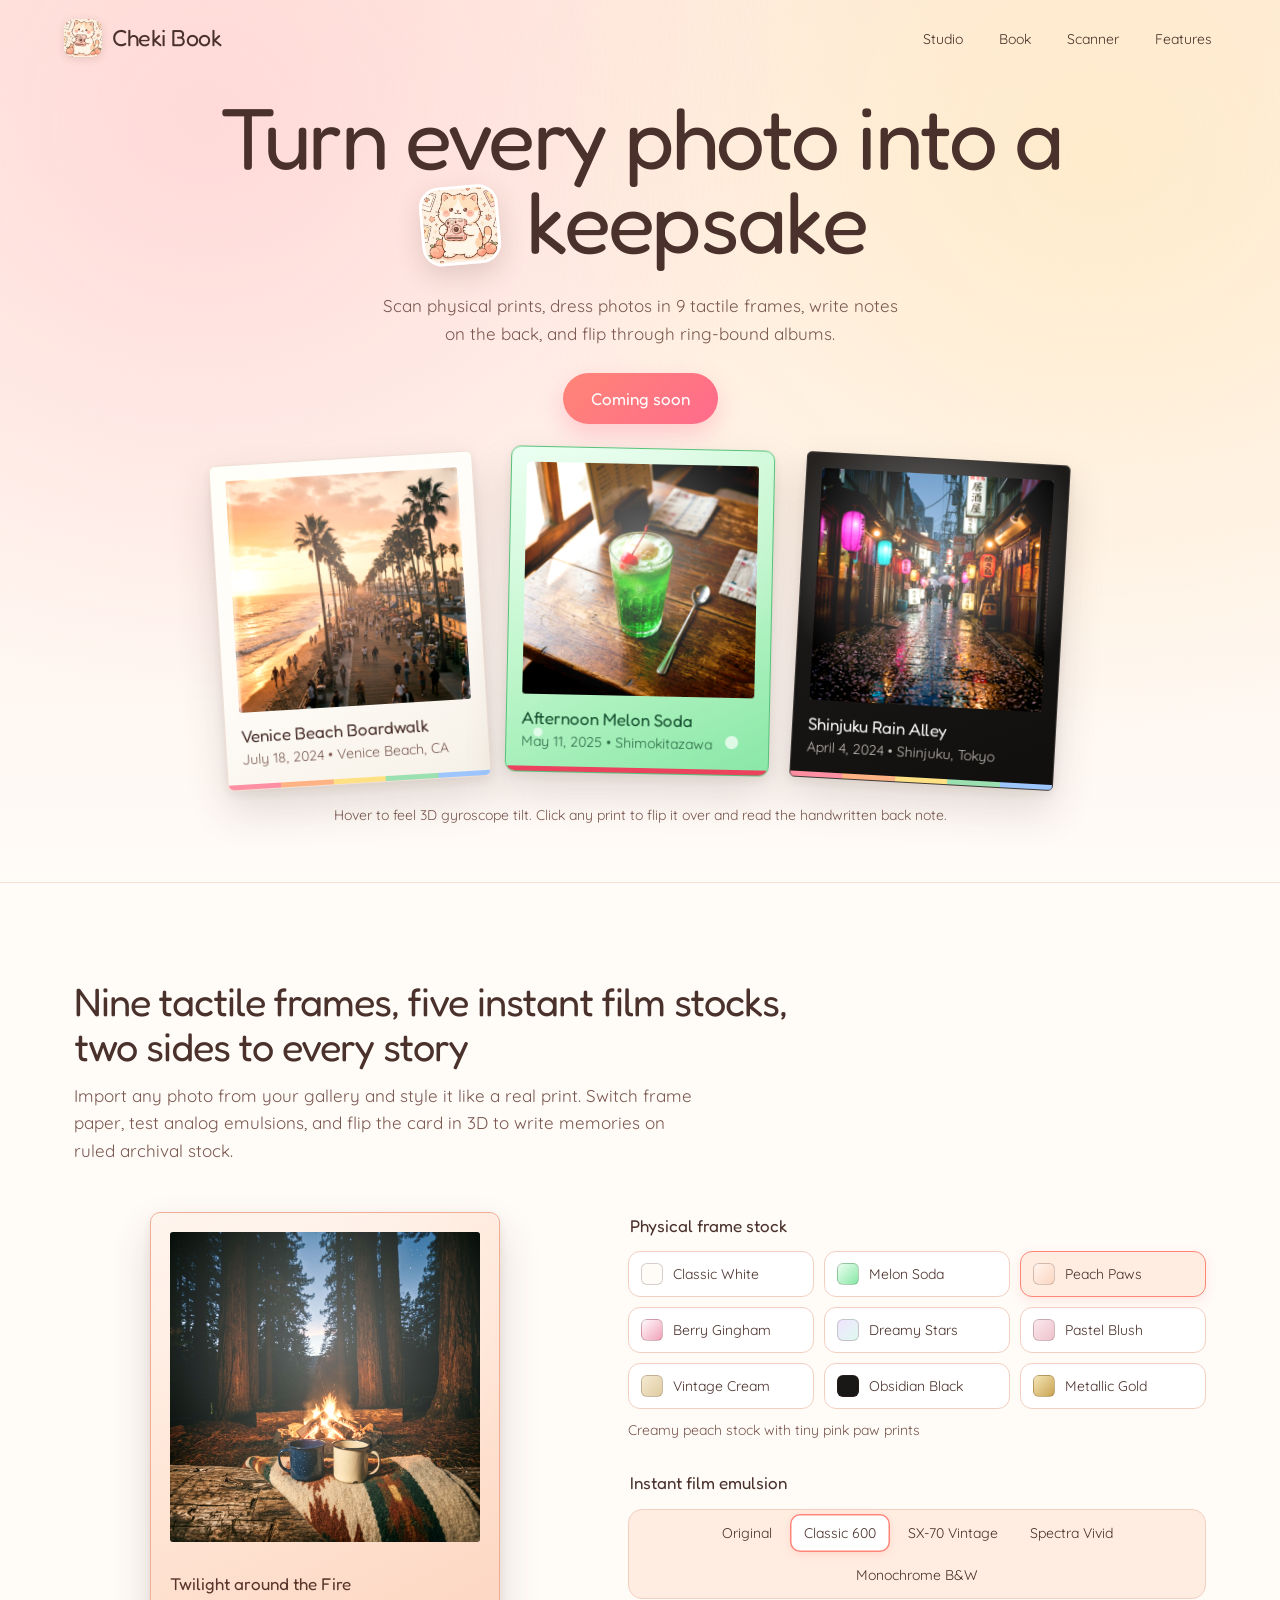
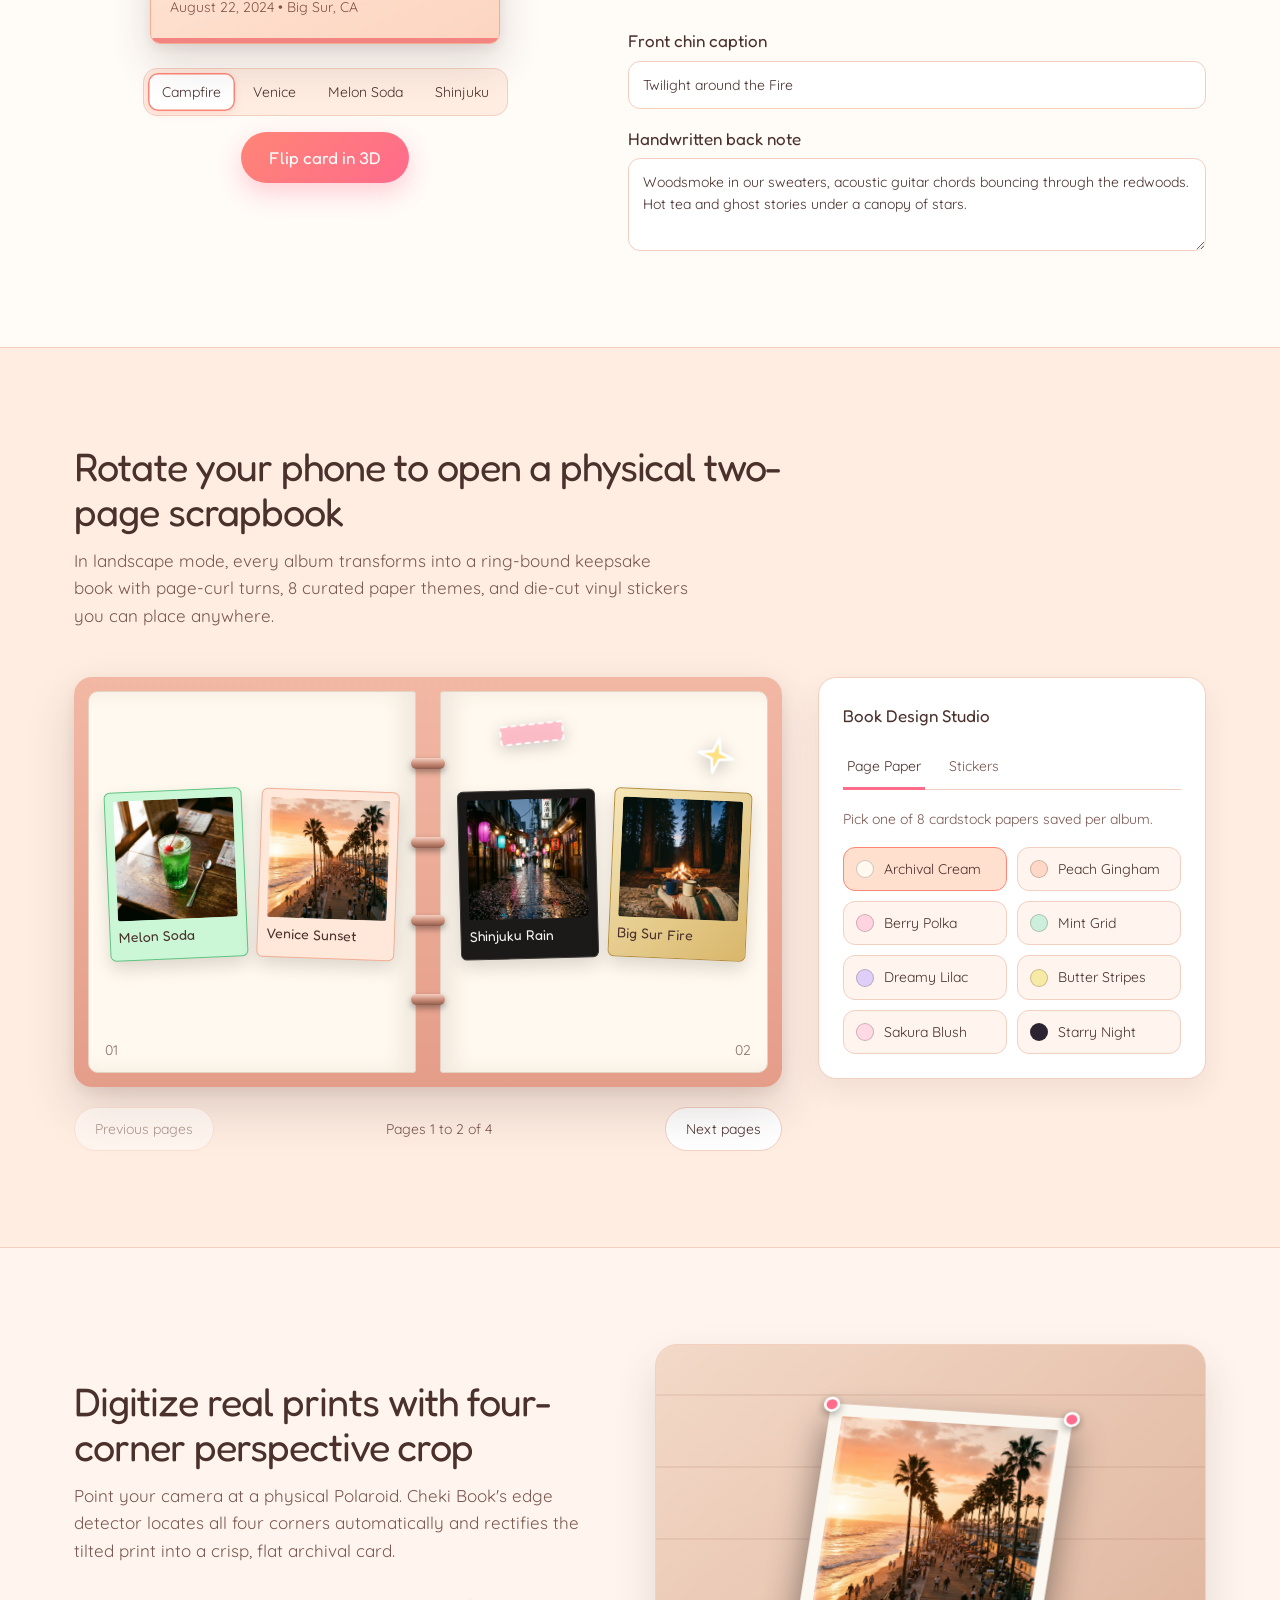
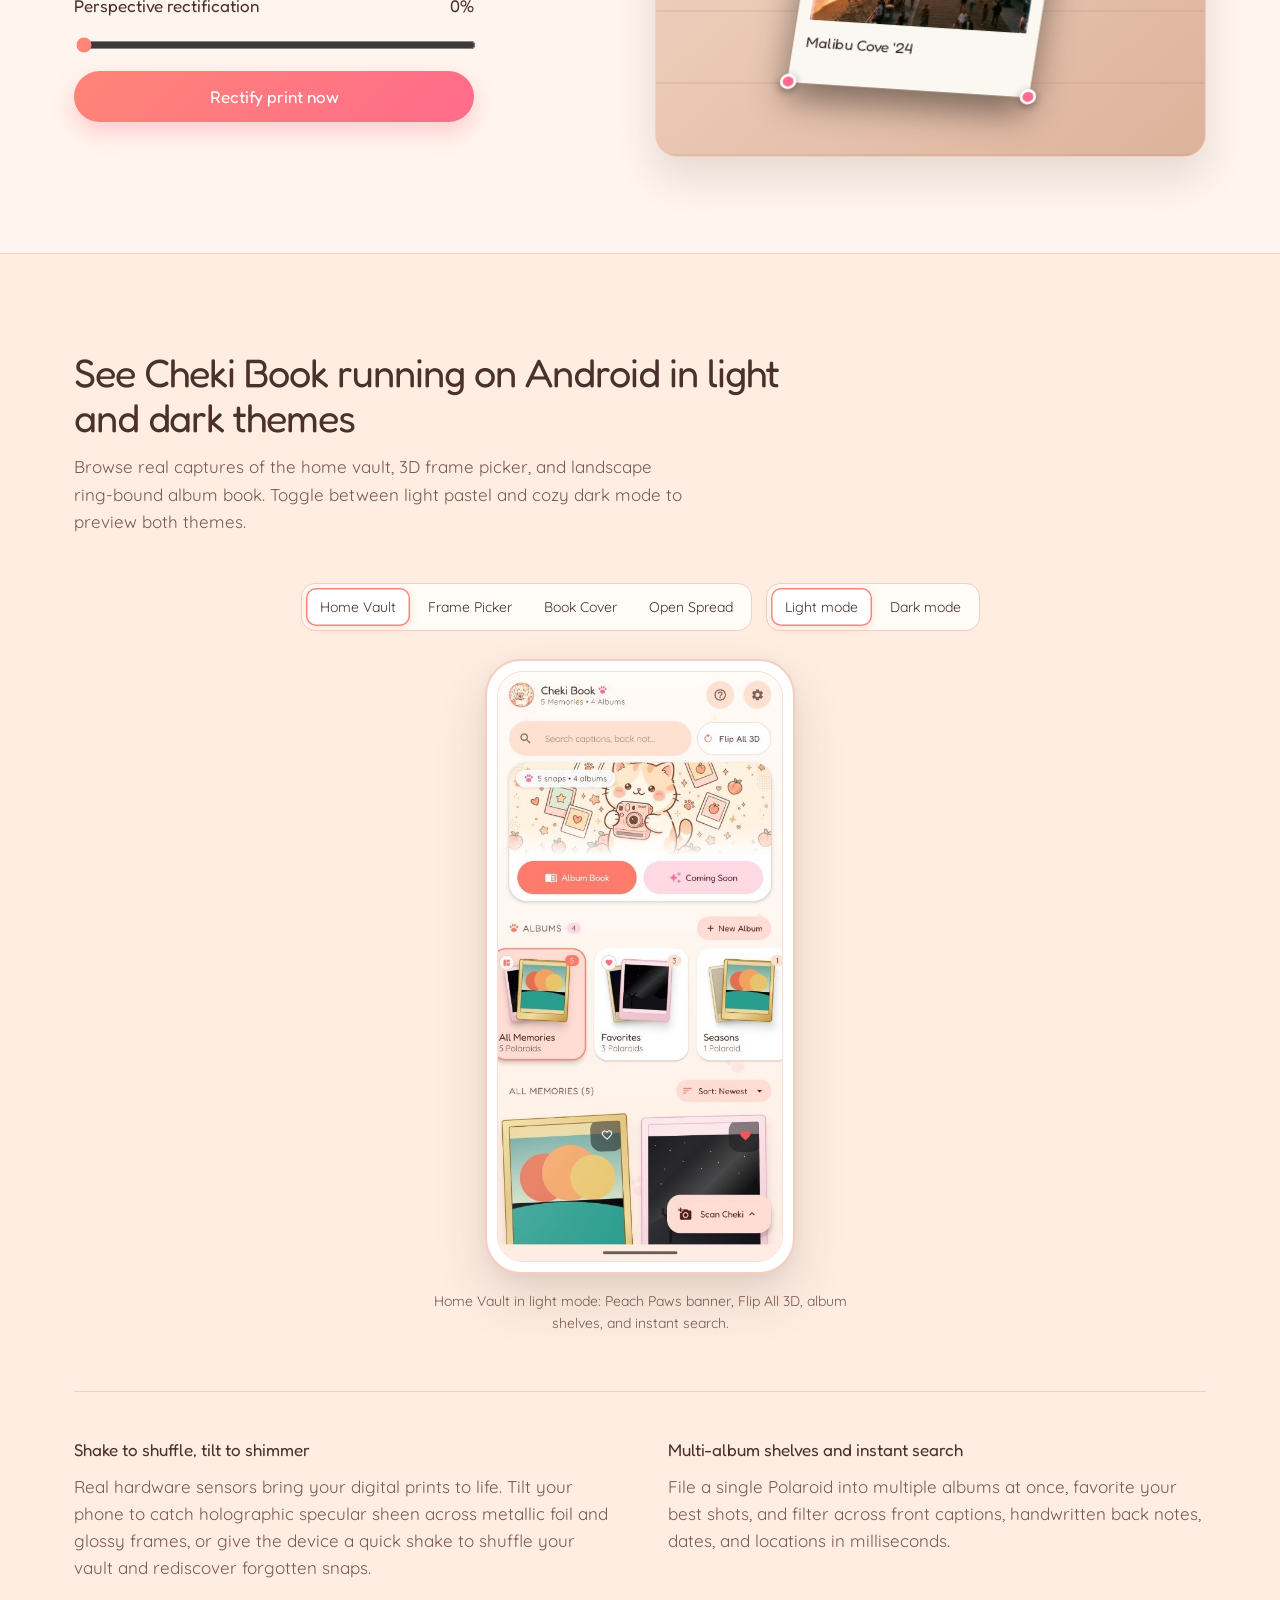
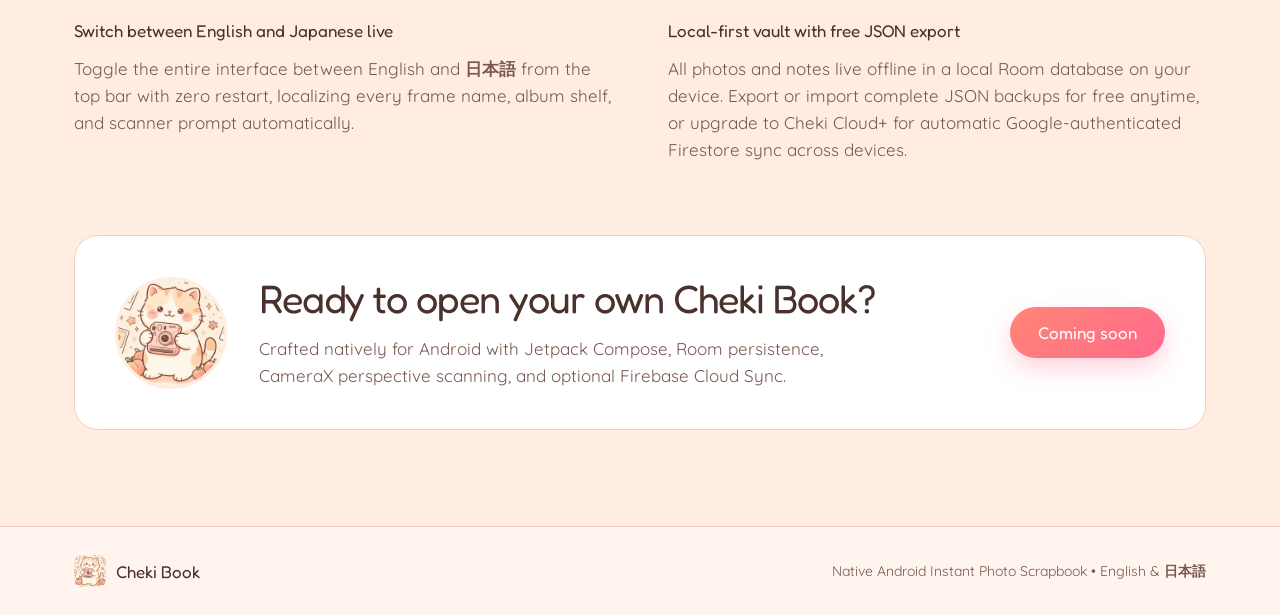
<file: index.html>
<!DOCTYPE html>
<html lang="en">
<head>
  <meta charset="utf-8">
  <meta name="viewport" content="width=device-width, initial-scale=1.0">
  <meta name="color-scheme" content="light only">
  <title>Cheki Book | Instant Photo Scrapbook &amp; 3D Polaroid Vault</title>
  <meta name="description" content="Turn your photos and physical instant prints into tactile 3D Polaroids with 9 frames, 5 film filters, handwritten back notes, and ring-bound landscape album books.">
  <link rel="icon" type="image/png" href="assets/mascot-camera.png">
  <link rel="preconnect" href="https://fonts.googleapis.com">
  <link rel="preconnect" href="https://fonts.gstatic.com" crossorigin>
  <link href="https://fonts.googleapis.com/css2?family=Fredoka:wght@500;600;700&family=Quicksand:wght@500;600;700&display=swap" rel="stylesheet">
  <link rel="stylesheet" href="styles.css">
</head>
<body>
  <a href="#main-content" class="skip-link visually-hidden">Skip to main content</a>

  <header class="site-header" id="site-header">
    <div class="header-inner">
      <a href="#top" class="brand-link" aria-label="Cheki Book home">
        <img src="assets/mascot-camera.png" alt="" width="40" height="40" class="brand-mark">
        <span class="brand-name">Cheki Book</span>
      </a>
      <nav aria-label="Primary" class="primary-nav">
        <ul>
          <li><a href="#studio">Studio</a></li>
          <li><a href="#album-book">Book</a></li>
          <li><a href="#scanner">Scanner</a></li>
          <li><a href="#everyday">Features</a></li>
        </ul>
      </nav>
    </div>
  </header>

  <main id="top">
    <!-- Hero: Centered monumental headline + wide interactive 3D Cheki workbench -->
    <section class="hero-section">
      <div class="hero-inner">
        <h1 id="main-content" tabindex="-1" class="hero-title">
          Turn every photo into a
          <span class="hero-inline-token" aria-hidden="true">
            <img src="assets/mascot-camera.png" alt="" width="84" height="84" fetchpriority="high">
          </span>
          keepsake
        </h1>
        <p class="hero-subtitle">
          Scan physical prints, dress photos in 9 tactile frames, write notes on the back, and flip through ring-bound albums.
        </p>
        <div class="hero-action">
          <button type="button" class="cta-primary cta-coming-soon" aria-disabled="true">Coming soon</button>
        </div>

        <!-- Wide interactive 3D Cheki Workbench above the fold -->
        <div class="hero-workbench" aria-label="Interactive 3D Polaroid previews">
          <div class="hero-cards-stage" id="hero-cards-stage">
            <!-- Card 1: Classic White -->
            <button type="button" class="cheki-3d-card frame-classic-white" data-hero-card aria-pressed="false" aria-label="Flip Venice Beach Boardwalk Polaroid to read back note">
              <span class="cheki-3d-inner">
                <span class="cheki-face cheki-front">
                  <span class="cheki-sheen" aria-hidden="true"></span>
                  <span class="cheki-photo-window">
                    <img src="assets/photo-venice.jpg" alt="Golden-hour Venice Beach boardwalk with palm silhouettes against a peach sunset" width="320" height="320" fetchpriority="high" class="filter-classic-600">
                  </span>
                  <span class="cheki-chin">
                    <span class="cheki-caption">Venice Beach Boardwalk</span>
                    <span class="cheki-meta">July 18, 2024 &bull; Venice Beach, CA</span>
                  </span>
                  <span class="rainbow-stripe" aria-hidden="true"></span>
                </span>
                <span class="cheki-face cheki-back">
                  <span class="cheki-back-header">
                    <span class="cheki-back-stamp">July 18, 2024</span>
                    <span class="cheki-back-album">Summer '24</span>
                  </span>
                  <span class="cheki-back-note">Warm salt air and roller skates. We stayed until the sun dipped into the Pacific. Sarah lost her sunglasses in the sand and we could not stop laughing.</span>
                  <span class="cheki-back-footer">Venice Beach, CA</span>
                </span>
              </span>
            </button>

            <!-- Card 2: Melon Soda (Center hero spotlight) -->
            <button type="button" class="cheki-3d-card frame-melon-soda is-featured" data-hero-card aria-pressed="false" aria-label="Flip Kissaten Melon Soda Polaroid to read back note">
              <span class="cheki-3d-inner">
                <span class="cheki-face cheki-front">
                  <span class="cheki-sheen" aria-hidden="true"></span>
                  <span class="cheki-photo-window">
                    <img src="assets/photo-cafe.jpg" alt="Fizzy emerald-green Japanese melon cream soda with ice cream and a cherry on a wooden table" width="320" height="320" fetchpriority="high" class="filter-spectra-vivid">
                  </span>
                  <span class="cheki-chin">
                    <span class="cheki-caption">Afternoon Melon Soda</span>
                    <span class="cheki-meta">May 11, 2025 &bull; Shimokitazawa</span>
                  </span>
                  <span class="cheki-frame-accent" aria-hidden="true"></span>
                </span>
                <span class="cheki-face cheki-back">
                  <span class="cheki-back-header">
                    <span class="cheki-back-stamp">May 11, 2025</span>
                    <span class="cheki-back-album">Tokyo Cafes</span>
                  </span>
                  <span class="cheki-back-note">Found a quiet second-floor kissaten playing vinyl jazz. The ice cream melted into fizzy emerald foam while afternoon light poured across the table.</span>
                  <span class="cheki-back-footer">Shimokitazawa, Tokyo</span>
                </span>
              </span>
            </button>

            <!-- Card 3: Obsidian Black -->
            <button type="button" class="cheki-3d-card frame-obsidian-black" data-hero-card aria-pressed="false" aria-label="Flip Shinjuku Rain Alley Polaroid to read back note">
              <span class="cheki-3d-inner">
                <span class="cheki-face cheki-front">
                  <span class="cheki-sheen" aria-hidden="true"></span>
                  <span class="cheki-photo-window">
                    <img src="assets/photo-tokyo.jpg" alt="Rainy twilight alleyway in Shinjuku with glowing magenta and cyan lantern reflections" width="320" height="320" fetchpriority="high" class="filter-spectra-vivid">
                  </span>
                  <span class="cheki-chin">
                    <span class="cheki-caption">Shinjuku Rain Alley</span>
                    <span class="cheki-meta">April 4, 2024 &bull; Shinjuku, Tokyo</span>
                  </span>
                  <span class="rainbow-stripe" aria-hidden="true"></span>
                </span>
                <span class="cheki-face cheki-back">
                  <span class="cheki-back-header">
                    <span class="cheki-back-stamp">April 4, 2024</span>
                    <span class="cheki-back-album">Wanderlust</span>
                  </span>
                  <span class="cheki-back-note">Steaming ramen broth after getting caught in a sudden downpour. Cherry blossoms and neon reflections in the puddles looked like cinema.</span>
                  <span class="cheki-back-footer">Shinjuku, Tokyo</span>
                </span>
              </span>
            </button>
          </div>
          <p class="workbench-hint">Hover to feel 3D gyroscope tilt. Click any print to flip it over and read the handwritten back note.</p>
        </div>
      </div>
    </section>

    <!-- Section 1: Interactive 3D Polaroid Studio (Melon-Soda Mint Color Block) -->
    <section class="studio-section" id="studio">
      <div class="section-shell">
        <div class="section-header-wide">
          <h2>Nine tactile frames, five instant film stocks, two sides to every story</h2>
          <p>
            Import any photo from your gallery and style it like a real print. Switch frame paper, test analog emulsions, and flip the card in 3D to write memories on ruled archival stock.
          </p>
        </div>

        <div class="studio-grid">
          <!-- Left: Live Interactive 3D Card Stage -->
          <div class="studio-stage">
            <div class="studio-card-wrapper">
              <button type="button" class="cheki-3d-card studio-card frame-peach-paws" id="studio-card" aria-pressed="false" aria-label="Flip live Polaroid preview between front photo and back note">
                <span class="cheki-3d-inner">
                  <span class="cheki-face cheki-front">
                    <span class="cheki-sheen" aria-hidden="true"></span>
                    <span class="cheki-photo-window">
                      <img id="studio-photo-img" src="assets/photo-campfire.jpg" alt="Cozy twilight campfire glowing amber under tall Big Sur redwood trees" width="420" height="420" loading="lazy" class="filter-classic-600">
                    </span>
                    <span class="cheki-chin">
                      <span class="cheki-caption" id="studio-caption-preview">Twilight around the Fire</span>
                      <span class="cheki-meta" id="studio-meta-preview">August 22, 2024 &bull; Big Sur, CA</span>
                    </span>
                    <span class="rainbow-stripe" aria-hidden="true"></span>
                    <span class="cheki-frame-accent" aria-hidden="true"></span>
                  </span>
                  <span class="cheki-face cheki-back">
                    <span class="cheki-back-header">
                      <span class="cheki-back-stamp" id="studio-back-date">August 22, 2024</span>
                      <span class="cheki-back-album">Roadtrips</span>
                    </span>
                    <span class="cheki-back-note" id="studio-note-preview">Woodsmoke in our sweaters, acoustic guitar chords bouncing through the redwoods. Hot tea and ghost stories under a canopy of stars.</span>
                    <span class="cheki-back-footer" id="studio-back-location">Big Sur, CA</span>
                  </span>
                </span>
              </button>
            </div>

            <div class="studio-stage-bar">
              <div class="segmented-control" role="group" aria-label="Choose photo subject">
                <input type="radio" name="studio-photo" id="photo-opt-campfire" value="campfire" checked>
                <label for="photo-opt-campfire">Campfire</label>
                <input type="radio" name="studio-photo" id="photo-opt-venice" value="venice">
                <label for="photo-opt-venice">Venice</label>
                <input type="radio" name="studio-photo" id="photo-opt-cafe" value="cafe">
                <label for="photo-opt-cafe">Melon Soda</label>
                <input type="radio" name="studio-photo" id="photo-opt-tokyo" value="tokyo">
                <label for="photo-opt-tokyo">Shinjuku</label>
              </div>
              <button type="button" class="cta-primary" id="studio-flip-btn">Flip card in 3D</button>
            </div>
          </div>

          <!-- Right: Tactile Controls (Frames, Filters, Live Caption & Back Note) -->
          <div class="studio-controls">
            <fieldset class="control-group">
              <legend>Physical frame stock</legend>
              <div class="frame-swatch-grid" id="frame-swatch-grid">
                <label class="swatch-option">
                  <input type="radio" name="frame-style" value="classic-white">
                  <span class="swatch-chip swatch-classic-white" aria-hidden="true"></span>
                  <span class="swatch-label">Classic White</span>
                </label>
                <label class="swatch-option">
                  <input type="radio" name="frame-style" value="melon-soda">
                  <span class="swatch-chip swatch-melon-soda" aria-hidden="true"></span>
                  <span class="swatch-label">Melon Soda</span>
                </label>
                <label class="swatch-option">
                  <input type="radio" name="frame-style" value="peach-paws" checked>
                  <span class="swatch-chip swatch-peach-paws" aria-hidden="true"></span>
                  <span class="swatch-label">Peach Paws</span>
                </label>
                <label class="swatch-option">
                  <input type="radio" name="frame-style" value="berry-gingham">
                  <span class="swatch-chip swatch-berry-gingham" aria-hidden="true"></span>
                  <span class="swatch-label">Berry Gingham</span>
                </label>
                <label class="swatch-option">
                  <input type="radio" name="frame-style" value="dreamy-stars">
                  <span class="swatch-chip swatch-dreamy-stars" aria-hidden="true"></span>
                  <span class="swatch-label">Dreamy Stars</span>
                </label>
                <label class="swatch-option">
                  <input type="radio" name="frame-style" value="pastel-blush">
                  <span class="swatch-chip swatch-pastel-blush" aria-hidden="true"></span>
                  <span class="swatch-label">Pastel Blush</span>
                </label>
                <label class="swatch-option">
                  <input type="radio" name="frame-style" value="vintage-cream">
                  <span class="swatch-chip swatch-vintage-cream" aria-hidden="true"></span>
                  <span class="swatch-label">Vintage Cream</span>
                </label>
                <label class="swatch-option">
                  <input type="radio" name="frame-style" value="obsidian-black">
                  <span class="swatch-chip swatch-obsidian-black" aria-hidden="true"></span>
                  <span class="swatch-label">Obsidian Black</span>
                </label>
                <label class="swatch-option">
                  <input type="radio" name="frame-style" value="metallic-gold">
                  <span class="swatch-chip swatch-metallic-gold" aria-hidden="true"></span>
                  <span class="swatch-label">Metallic Gold</span>
                </label>
              </div>
              <p class="control-tagline" id="frame-tagline">Creamy peach stock with tiny pink paw prints</p>
            </fieldset>

            <fieldset class="control-group">
              <legend>Instant film emulsion</legend>
              <div class="segmented-control segmented-wrap" id="filter-control">
                <input type="radio" name="film-filter" id="filter-original" value="original">
                <label for="filter-original">Original</label>
                <input type="radio" name="film-filter" id="filter-classic-600" value="classic-600" checked>
                <label for="filter-classic-600">Classic 600</label>
                <input type="radio" name="film-filter" id="filter-sx70" value="sx70-vintage">
                <label for="filter-sx70">SX-70 Vintage</label>
                <input type="radio" name="film-filter" id="filter-spectra" value="spectra-vivid">
                <label for="filter-spectra">Spectra Vivid</label>
                <input type="radio" name="film-filter" id="filter-mono" value="monochrome-bw">
                <label for="filter-mono">Monochrome B&amp;W</label>
              </div>
            </fieldset>

            <div class="control-group note-inputs">
              <div class="field-pair">
                <label for="caption-input">Front chin caption</label>
                <input type="text" id="caption-input" maxlength="44" value="Twilight around the Fire">
              </div>
              <div class="field-pair">
                <label for="note-input">Handwritten back note</label>
                <textarea id="note-input" rows="3" maxlength="200">Woodsmoke in our sweaters, acoustic guitar chords bouncing through the redwoods. Hot tea and ghost stories under a canopy of stars.</textarea>
              </div>
            </div>
          </div>
        </div>
      </div>
    </section>

    <!-- Section 2: Interactive Landscape Album Book (Starry Night Velvet Stage) -->
    <section class="book-section" id="album-book">
      <div class="section-shell">
        <div class="section-header-wide book-header">
          <h2>Rotate your phone to open a physical two-page scrapbook</h2>
          <p>
            In landscape mode, every album transforms into a ring-bound keepsake book with page-curl turns, 8 curated paper themes, and die-cut vinyl stickers you can place anywhere.
          </p>
        </div>

        <div class="book-workspace">
          <!-- Open Ring-Bound Book Spread -->
          <div class="book-stage-wrap">
            <div class="album-book-frame theme-cream-classic" id="album-book-frame">
              <!-- Left Page -->
              <div class="book-page book-page-left" id="book-page-left">
                <div class="book-pocket-grid" id="left-page-slots"></div>
                <span class="book-page-num" id="left-page-num">01</span>
              </div>

              <!-- Center Ring Binding -->
              <div class="book-spine" aria-hidden="true">
                <span class="binder-ring"></span>
                <span class="binder-ring"></span>
                <span class="binder-ring"></span>
                <span class="binder-ring"></span>
              </div>

              <!-- Right Page -->
              <div class="book-page book-page-right" id="book-page-right">
                <div class="book-pocket-grid" id="right-page-slots"></div>
                <div class="book-sticker-layer" id="book-sticker-layer" aria-label="Decorated stickers on right page"></div>
                <span class="book-page-num" id="right-page-num">02</span>
              </div>
            </div>

            <div class="book-nav-bar">
              <button type="button" class="book-turn-btn" id="prev-spread-btn" aria-label="Previous spread">Previous pages</button>
              <span class="book-spread-label" id="book-spread-label">Pages 1 to 2 of 4</span>
              <button type="button" class="book-turn-btn" id="next-spread-btn" aria-label="Next spread">Next pages</button>
            </div>
          </div>

          <!-- Book Design Studio Panel using accessible Tabs pattern -->
          <aside class="design-studio-panel" aria-label="Book Design Studio">
            <h3>Book Design Studio</h3>
            <div class="studio-tabs">
              <div class="tablist" role="tablist" aria-label="Book design options">
                <button type="button" role="tab" id="tab-papers" aria-selected="true" tabindex="0">Page Paper</button>
                <button type="button" role="tab" id="tab-stickers" aria-selected="false" tabindex="-1">Stickers</button>
              </div>

              <div role="tabpanel" id="panel-papers" aria-labelledby="tab-papers">
                <div class="tabpanel-inner">
                  <p class="panel-intro">Pick one of 8 cardstock papers saved per album.</p>
                  <div class="paper-theme-grid" id="paper-theme-grid">
                    <label class="paper-choice">
                      <input type="radio" name="book-theme" value="cream-classic" checked>
                      <span class="paper-dot dot-cream" aria-hidden="true"></span>
                      <span>Archival Cream</span>
                    </label>
                    <label class="paper-choice">
                      <input type="radio" name="book-theme" value="peach-gingham">
                      <span class="paper-dot dot-peach" aria-hidden="true"></span>
                      <span>Peach Gingham</span>
                    </label>
                    <label class="paper-choice">
                      <input type="radio" name="book-theme" value="strawberry-dots">
                      <span class="paper-dot dot-berry" aria-hidden="true"></span>
                      <span>Berry Polka</span>
                    </label>
                    <label class="paper-choice">
                      <input type="radio" name="book-theme" value="mint-grid">
                      <span class="paper-dot dot-mint" aria-hidden="true"></span>
                      <span>Mint Grid</span>
                    </label>
                    <label class="paper-choice">
                      <input type="radio" name="book-theme" value="lavender-stars">
                      <span class="paper-dot dot-lilac" aria-hidden="true"></span>
                      <span>Dreamy Lilac</span>
                    </label>
                    <label class="paper-choice">
                      <input type="radio" name="book-theme" value="butter-stripes">
                      <span class="paper-dot dot-butter" aria-hidden="true"></span>
                      <span>Butter Stripes</span>
                    </label>
                    <label class="paper-choice">
                      <input type="radio" name="book-theme" value="sakura-petals">
                      <span class="paper-dot dot-sakura" aria-hidden="true"></span>
                      <span>Sakura Blush</span>
                    </label>
                    <label class="paper-choice">
                      <input type="radio" name="book-theme" value="midnight-velvet">
                      <span class="paper-dot dot-night" aria-hidden="true"></span>
                      <span>Starry Night</span>
                    </label>
                  </div>
                </div>
              </div>

              <div role="tabpanel" id="panel-stickers" aria-labelledby="tab-stickers" hidden="until-found">
                <div class="tabpanel-inner">
                  <p class="panel-intro">Tap a vinyl sticker to place it on the right page, then drag it anywhere.</p>
                  <div class="sticker-picker-grid" id="sticker-picker-grid">
                    <button type="button" class="sticker-btn" data-sticker="paw">Peach Paw</button>
                    <button type="button" class="sticker-btn" data-sticker="strawberry">Berry</button>
                    <button type="button" class="sticker-btn" data-sticker="sparkles">Sparkles</button>
                    <button type="button" class="sticker-btn" data-sticker="bow">Pink Bow</button>
                    <button type="button" class="sticker-btn" data-sticker="sakura">Sakura</button>
                    <button type="button" class="sticker-btn" data-sticker="heart">Heart</button>
                    <button type="button" class="sticker-btn" data-sticker="melon">Melon Soda</button>
                    <button type="button" class="sticker-btn" data-sticker="washi">Washi Tape</button>
                  </div>
                  <button type="button" class="clear-stickers-btn" id="clear-stickers-btn">Clear stickers</button>
                </div>
              </div>
            </div>
          </aside>
        </div>
      </div>
    </section>

    <!-- Section 3: 4-Corner Perspective Scanner Demo (Warm Peach Surface) -->
    <section class="scanner-section" id="scanner">
      <div class="section-shell scanner-layout">
        <div class="scanner-copy">
          <h2>Digitize real prints with four-corner perspective crop</h2>
          <p>
            Point your camera at a physical Polaroid. Cheki Book's edge detector locates all four corners automatically and rectifies the tilted print into a crisp, flat archival card.
          </p>
          <div class="scanner-control-block">
            <label for="rectify-slider" class="slider-label">
              <span>Perspective rectification</span>
              <span id="rectify-percent" class="tabular-num">0%</span>
            </label>
            <input type="range" id="rectify-slider" min="0" max="100" value="0">
            <button type="button" class="cta-primary" id="auto-rectify-btn">Rectify print now</button>
          </div>
        </div>

        <div class="scanner-visual" id="scanner-visual" aria-label="Interactive perspective rectification demonstration">
          <div class="desk-surface">
            <div class="scanned-polaroid" id="scanned-polaroid">
              <div class="scanned-photo">
                <img src="assets/photo-venice.jpg" alt="Physical Polaroid print of Venice Beach sunset being straightened" width="320" height="320" loading="lazy">
              </div>
              <span class="scanned-caption">Malibu Cove '24</span>
              <!-- 4 corner detection pins -->
              <span class="corner-pin pin-tl" aria-hidden="true"></span>
              <span class="corner-pin pin-tr" aria-hidden="true"></span>
              <span class="corner-pin pin-bl" aria-hidden="true"></span>
              <span class="corner-pin pin-br" aria-hidden="true"></span>
            </div>
          </div>
        </div>
      </div>
    </section>

    <!-- Section 4: Everyday Vault Capabilities (Crisp Gallery Light) -->
    <section class="features-section" id="everyday">
      <div class="section-shell">
        <div class="section-header-wide">
          <h2>See Cheki Book running on Android in light and dark themes</h2>
          <p>
            Browse real captures of the home vault, 3D frame picker, and landscape ring-bound album book. Toggle between light pastel and cozy dark mode to preview both themes.
          </p>
        </div>

        <div class="real-gallery-showcase" id="app-gallery">
          <div class="gallery-toolbar">
            <div class="segmented-control" role="group" aria-label="Choose app screen">
              <input type="radio" name="app-screen" id="scr-home" value="home" checked>
              <label for="scr-home">Home Vault</label>
              <input type="radio" name="app-screen" id="scr-detail" value="detail">
              <label for="scr-detail">Frame Picker</label>
              <input type="radio" name="app-screen" id="scr-cover" value="cover">
              <label for="scr-cover">Book Cover</label>
              <input type="radio" name="app-screen" id="scr-spread" value="spread">
              <label for="scr-spread">Open Spread</label>
            </div>

            <div class="segmented-control" role="group" aria-label="Choose app theme">
              <input type="radio" name="app-theme" id="theme-light" value="light" checked>
              <label for="theme-light">Light mode</label>
              <input type="radio" name="app-theme" id="theme-dark" value="dark">
              <label for="theme-dark">Dark mode</label>
            </div>
          </div>

          <figure class="gallery-stage">
            <div class="device-frame is-portrait" id="gallery-device-frame">
              <img id="gallery-active-img" src="assets/screen-home-light.jpg" alt="Cheki Book Android Home Vault in Light mode showing the Peach Paws banner, search bar, Flip All 3D button, Albums shelf, and Polaroid gallery grid" width="440" height="952" loading="lazy">
            </div>
            <figcaption id="gallery-active-caption">Home Vault in light mode: Peach Paws banner, Flip All 3D, album shelves, and instant search.</figcaption>
          </figure>
        </div>

        <div class="features-editorial-grid">
          <article class="feature-block">
            <h3>Shake to shuffle, tilt to shimmer</h3>
            <p>
              Real hardware sensors bring your digital prints to life. Tilt your phone to catch holographic specular sheen across metallic foil and glossy frames, or give the device a quick shake to shuffle your vault and rediscover forgotten snaps.
            </p>
          </article>

          <article class="feature-block">
            <h3>Multi-album shelves and instant search</h3>
            <p>
              File a single Polaroid into multiple albums at once, favorite your best shots, and filter across front captions, handwritten back notes, dates, and locations in milliseconds.
            </p>
          </article>

          <article class="feature-block">
            <h3>Switch between English and Japanese live</h3>
            <p>
              Toggle the entire interface between English and <span lang="ja">日本語</span> from the top bar with zero restart, localizing every frame name, album shelf, and scanner prompt automatically.
            </p>
          </article>

          <article class="feature-block">
            <h3>Local-first vault with free JSON export</h3>
            <p>
              All photos and notes live offline in a local Room database on your device. Export or import complete JSON backups for free anytime, or upgrade to Cheki Cloud+ for automatic Google-authenticated Firestore sync across devices.
            </p>
          </article>
        </div>

        <!-- Closing Mascot Band -->
        <div class="closing-band">
          <img src="assets/mascot-camera.png" alt="Cheki Book cat mascot holding a pink instant camera" width="140" height="140" loading="lazy" class="closing-mascot">
          <div class="closing-copy">
            <h2>Ready to open your own Cheki Book?</h2>
            <p>
              Crafted natively for Android with Jetpack Compose, Room persistence, CameraX perspective scanning, and optional Firebase Cloud Sync.
            </p>
          </div>
          <button type="button" class="cta-primary cta-coming-soon" aria-disabled="true">Coming soon</button>
        </div>
      </div>
    </section>
  </main>

  <footer class="site-footer">
    <div class="footer-inner">
      <div class="footer-brand">
        <img src="assets/mascot-camera.png" alt="" width="32" height="32" loading="lazy">
        <span>Cheki Book</span>
      </div>
      <p class="footer-note">Native Android Instant Photo Scrapbook &bull; English &amp; <span lang="ja">日本語</span></p>
    </div>
  </footer>

  <div id="live-status" class="visually-hidden" aria-live="polite" aria-atomic="true"></div>

  <script src="app.js" defer></script>
</body>
</html>
</file>
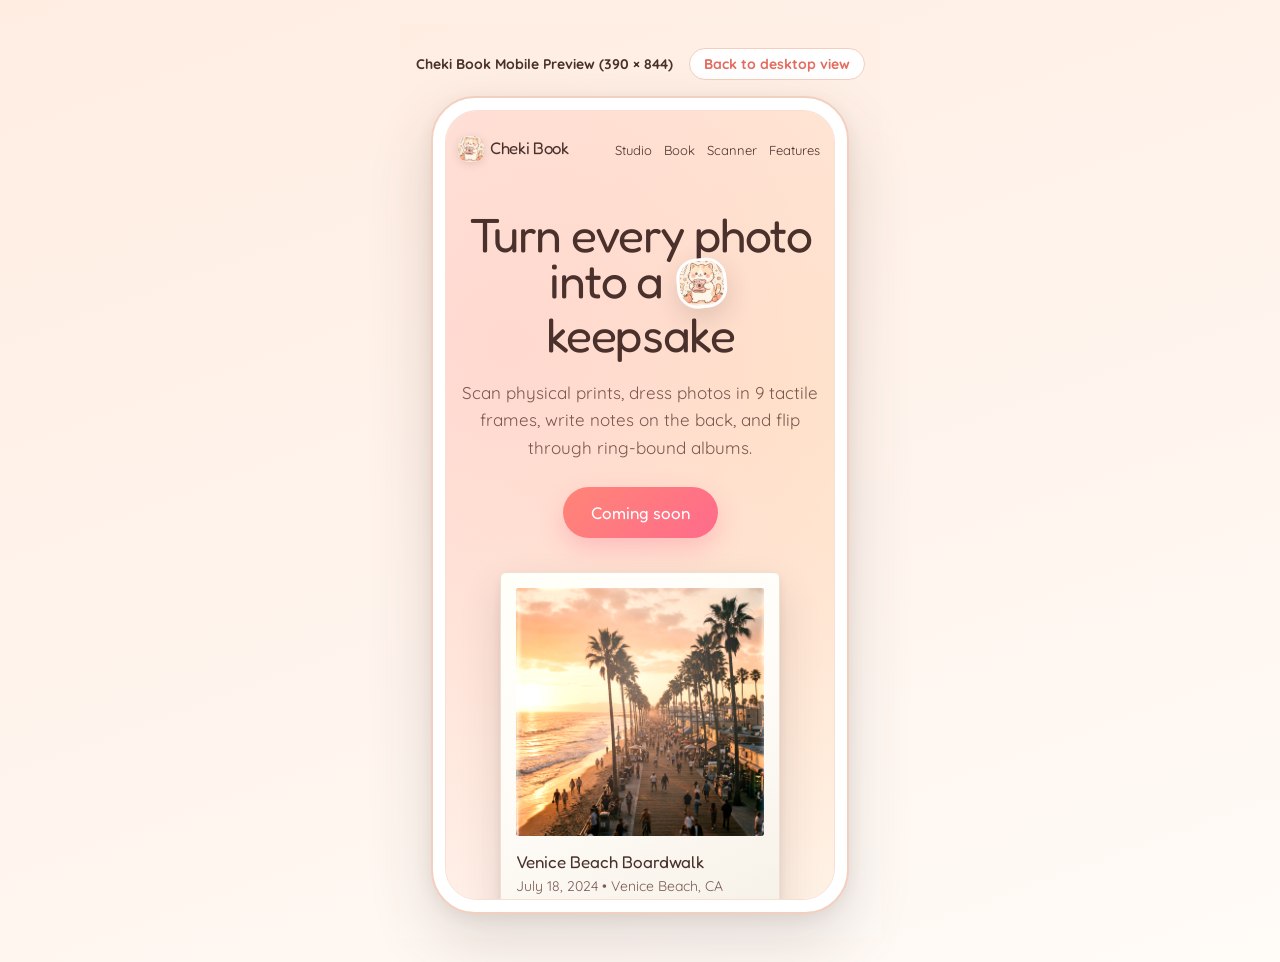
<file: mobile.html>
<!DOCTYPE html>
<html lang="en">
<head>
  <meta charset="utf-8">
  <meta name="viewport" content="width=device-width, initial-scale=1.0">
  <meta name="color-scheme" content="light only">
  <title>Mobile Preview (390×844) | Cheki Book</title>
  <link rel="icon" type="image/png" href="assets/mascot-camera.png">
  <link rel="preconnect" href="https://fonts.googleapis.com">
  <link rel="preconnect" href="https://fonts.gstatic.com" crossorigin>
  <link href="https://fonts.googleapis.com/css2?family=Fredoka:wght@600;700&family=Quicksand:wght@600;700&display=swap" rel="stylesheet">
  <style>
    * { box-sizing: border-box; }
    html, body {
      margin: 0;
      min-height: 100dvh;
      color-scheme: light only;
      background: linear-gradient(160deg, #FFEDE2 0%, #FFF5EE 60%, #FFFBF7 100%);
      font-family: "Quicksand", system-ui, sans-serif;
      color: #4A312C;
      display: flex;
      flex-direction: column;
      align-items: center;
      justify-content: center;
      padding: 24px 16px;
      gap: 16px;
    }
    .preview-bar {
      display: flex;
      align-items: center;
      gap: 16px;
      font-size: 0.875rem;
      font-weight: 700;
    }
    .preview-bar a {
      color: #E56B5E;
      text-decoration: none;
      padding: 6px 14px;
      border-radius: 999px;
      background: #FFFFFF;
      border: 1.5px solid #F3CFC0;
    }
    .preview-bar a:hover {
      border-color: #FF8577;
    }
    .phone-shell {
      padding: 12px;
      border-radius: 44px;
      background: #FFFFFF;
      border: 2px solid #F3CFC0;
      box-shadow: 0 28px 64px rgba(74, 49, 44, 0.16), 0 4px 16px rgba(74, 49, 44, 0.08);
    }
    .phone-viewport {
      display: block;
      width: 390px;
      height: min(844px, calc(100dvh - 110px));
      border: 1px solid #F8DFD4;
      border-radius: 32px;
      background: #FFF5EE;
    }
  </style>
</head>
<body>
  <div class="preview-bar">
    <span>Cheki Book Mobile Preview (390 × 844)</span>
    <a href="index.html">Back to desktop view</a>
  </div>
  <main class="phone-shell">
    <iframe
      class="phone-viewport"
      src="index.html"
      title="Cheki Book interactive mobile preview at 390 by 844 pixels"
      width="390"
      height="844"
    ></iframe>
  </main>
</body>
</html>
</file>
<file: styles.css>
@font-face {
  font-family: "Fredoka";
  src: url("assets/fredoka.ttf") format("truetype");
  font-weight: 400 700;
  font-display: swap;
}

@font-face {
  font-family: "Quicksand";
  src: url("assets/quicksand.ttf") format("truetype");
  font-weight: 400 700;
  font-display: swap;
}

:root {
  /* Exact Peach Paws Kawaii Pastel Palette from Cheki Book's Color.kt */
  --bg-canvas: #FFF5EE;            /* VaultDarkBg: Soft Peach-Milk Canvas */
  --surface: #FFFFFF;              /* VaultSurface: Pure Warm Cream Card */
  --surface-cream: #FFFBF7;        /* PeachCreamGlow */
  --surface-peach: #FFEDE2;        /* VaultSurfaceElevated: Blush Peach Surface */
  --surface-highlight: #FFDFCE;    /* VaultSurfaceHighlight: Strawberry-Peach Pill */

  --text-primary: #4A312C;         /* VaultTextPrimary: Warm Cocoa Espresso */
  --text-muted: #7A5850;           /* Milk-Tea Brown (AA contrast on Peach-Milk) */

  --accent: #FF8577;               /* VaultAmber: Juicy Peach Coral */
  --accent-pink: #FF6B8B;          /* VaultAmberBright: Strawberry Blush Pop */
  --accent-hover: #E56B5E;         /* VaultAmberMuted: Warm Apricot */
  --accent-tint: rgba(255, 133, 119, 0.16);
  --border-subtle: #F3CFC0;        /* VaultBorder: Gentle Dusty Peach Border */
  --border-soft: #F8DFD4;          /* outlineVariant */

  /* 2 font families max */
  --font-display: "Fredoka", system-ui, -apple-system, sans-serif;
  --font-body: "Quicksand", system-ui, -apple-system, sans-serif;

  /* Strict 3-size body scale below hero */
  --text-heading: clamp(1.75rem, 3.1vw, 2.55rem);
  --text-body: 1.0625rem;
  --text-sm: 0.875rem;

  /* Header height & easing */
  --header-h: 76px;
  --ease-out: cubic-bezier(0.22, 1, 0.36, 1);
}

*,
*::before,
*::after {
  box-sizing: border-box;
}

html {
  color-scheme: light only;
  background-color: var(--bg-canvas);
  scroll-behavior: smooth;
  scroll-padding-top: calc(var(--header-h) + 16px);
}

body {
  margin: 0;
  font-family: var(--font-body);
  font-size: var(--text-body);
  font-weight: 600;
  line-height: 1.6;
  color: var(--text-primary);
  background-color: var(--bg-canvas);
  -webkit-font-smoothing: antialiased;
  overflow-x: clip;
}

img {
  display: block;
  max-width: 100%;
  height: auto;
}

button,
input,
textarea {
  font: inherit;
  color: inherit;
}

.tabular-num {
  font-variant-numeric: tabular-nums;
}

/* Visually hidden utility (accessible skip link & live region) */
.visually-hidden:where(:not(:focus-within, :active)) {
  position: absolute !important;
  clip-path: inset(50%) !important;
  overflow: hidden !important;
  width: 1px !important;
  height: 1px !important;
  margin: -1px !important;
  padding: 0 !important;
  border: 0 !important;
  white-space: nowrap !important;
}

.skip-link:focus {
  position: fixed;
  top: 12px;
  left: 12px;
  z-index: 200;
  padding: 10px 18px;
  border-radius: 999px;
  background: var(--text-primary);
  color: var(--surface);
  font-weight: 700;
  text-decoration: none;
}

:where(a:any-link, button, input, textarea):focus-visible {
  outline: 3px solid var(--accent);
  outline-offset: 3px;
}

/* ============================================================
   Fixed Header with Scroll-Driven Separation & Shrink
   ============================================================ */
.site-header {
  position: fixed;
  top: 0;
  left: 0;
  right: 0;
  height: var(--header-h);
  z-index: 100;
  background-color: rgba(255, 245, 238, 0);
  border-bottom: 1px solid transparent;
  transition: background-color 200ms var(--ease-out), border-color 200ms var(--ease-out), box-shadow 200ms var(--ease-out), height 200ms var(--ease-out);
}

.site-header.is-scrolled {
  height: 64px;
  background-color: rgba(255, 245, 238, 0.94);
  backdrop-filter: blur(12px);
  border-bottom-color: var(--border-subtle);
  box-shadow: 0 6px 24px rgba(74, 49, 44, 0.07);
}

@media (prefers-reduced-motion: no-preference) {
  @supports ((animation-timeline: scroll()) and (animation-range: 0% 100%)) {
    @keyframes header-scroll-settle {
      to {
        height: 64px;
        background-color: rgba(255, 245, 238, 0.94);
        border-bottom-color: var(--border-subtle);
        box-shadow: 0 6px 24px rgba(74, 49, 44, 0.07);
      }
    }

    .site-header {
      animation: header-scroll-settle auto linear both;
      animation-timeline: scroll(block root);
      animation-range: 0px 120px;
    }
  }
}

.header-inner {
  max-width: 1200px;
  height: 100%;
  margin: 0 auto;
  padding: 0 24px;
  display: flex;
  align-items: center;
  justify-content: space-between;
  gap: 24px;
}

.brand-link {
  display: inline-flex;
  align-items: center;
  gap: 10px;
  text-decoration: none;
  color: var(--text-primary);
  flex-shrink: 0;
}

.brand-mark {
  width: 38px;
  height: 38px;
  border-radius: 10px;
  object-fit: cover;
  box-shadow: 0 2px 8px rgba(74, 49, 44, 0.14);
}

.brand-name {
  font-family: var(--font-display);
  font-size: 1.45rem;
  font-weight: 700;
  letter-spacing: -0.02em;
}

.primary-nav ul {
  margin: 0;
  padding: 0;
  list-style: none;
  display: flex;
  align-items: center;
  gap: 28px;
}

.primary-nav a {
  text-decoration: none;
  color: var(--text-primary);
  font-size: var(--text-sm);
  font-weight: 700;
  padding: 8px 4px;
  position: relative;
  transition: color 180ms var(--ease-out);
}

.primary-nav a:hover {
  color: var(--accent);
}

/* ============================================================
   Hero Section (Bleeds to y = 0, Monumental Centered Headline + Wide Stage)
   ============================================================ */
.hero-section {
  position: relative;
  padding: calc(var(--header-h) + 20px) 24px 56px;
  background:
    radial-gradient(circle at 16% 14%, rgba(255, 183, 197, 0.38), transparent 44%),
    radial-gradient(circle at 86% 18%, rgba(255, 229, 157, 0.36), transparent 44%),
    linear-gradient(180deg, #FFEDE2 0%, #FFF5EE 64%, #FFFBF7 100%);
}

.hero-inner {
  max-width: 1160px;
  margin: 0 auto;
  text-align: center;
}

.hero-title {
  margin: 0 auto;
  max-width: 18ch;
  font-family: var(--font-display);
  font-size: clamp(3rem, 6.8vw, 5.75rem);
  font-weight: 700;
  line-height: 0.96;
  letter-spacing: -0.03em;
  color: var(--text-primary);
}

.hero-inline-token {
  display: inline-flex;
  vertical-align: middle;
  margin: 0 0.08em;
  transform: rotate(-5deg) translateY(-0.06em);
  transition: transform 220ms var(--ease-out);
}

.hero-inline-token img {
  width: clamp(50px, 6.2vw, 82px);
  height: clamp(50px, 6.2vw, 82px);
  border-radius: 20px;
  border: 3px solid var(--surface);
  box-shadow: 0 10px 26px rgba(74, 49, 44, 0.16);
}

.hero-title:hover .hero-inline-token {
  transform: rotate(4deg) translateY(-0.1em) scale(1.05);
}

.hero-subtitle {
  margin: 22px auto 0;
  max-width: 52ch;
  font-size: var(--text-body);
  color: var(--text-muted);
}

.hero-action {
  margin-top: 26px;
}

.cta-primary {
  display: inline-flex;
  align-items: center;
  justify-content: center;
  min-height: 48px;
  padding: 12px 28px;
  border: 0;
  border-radius: 999px;
  background: linear-gradient(135deg, #FF8577 0%, #FF6B8B 100%);
  color: var(--surface);
  font-family: var(--font-display);
  font-size: var(--text-body);
  font-weight: 600;
  text-decoration: none;
  cursor: pointer;
  box-shadow: 0 10px 24px rgba(255, 107, 139, 0.3);
  transition: transform 180ms var(--ease-out), filter 180ms var(--ease-out), box-shadow 180ms var(--ease-out);
}

.cta-primary:hover {
  filter: brightness(0.95);
  transform: translateY(-2px);
  box-shadow: 0 14px 28px rgba(255, 107, 139, 0.38);
}

.cta-coming-soon {
  cursor: default;
}

.cta-coming-soon:hover {
  filter: none;
  transform: none;
  box-shadow: 0 10px 24px rgba(255, 107, 139, 0.3);
}

/* Hero Interactive 3D Workbench */
.hero-workbench {
  margin-top: 34px;
}

.hero-cards-stage {
  display: grid;
  grid-template-columns: repeat(3, minmax(0, 264px));
  justify-content: center;
  align-items: center;
  gap: 26px;
  perspective: 1400px;
}

.workbench-hint {
  margin: 20px auto 0;
  font-size: var(--text-sm);
  color: var(--text-muted);
}

/* ============================================================
   3D Tactile Polaroid Card & All 9 Physical Frame Styles
   ============================================================ */
.cheki-3d-card {
  --rx: 0deg;
  --ry: 0deg;
  --sheen-x: 50%;
  --sheen-y: 30%;
  --card-bg: linear-gradient(155deg, #FFFFFA 0%, #FFFCF8 55%, #F6F1E7 100%);
  --card-back-bg: linear-gradient(155deg, #F6F0E4 0%, #FFF4EC 55%, #EAE1D0 100%);
  --card-border: #F0DFD4;
  --card-ink: #4A312C;
  --card-ink-muted: #7C5C54;
  --card-rule: #E8D5C7;
  --card-stamp: #D94E45;
  --card-radius: 6px;

  position: relative;
  display: block;
  width: 100%;
  aspect-ratio: 0.81;
  padding: 0;
  border: 0;
  background: transparent;
  text-align: left;
  cursor: pointer;
  perspective: 1200px;
  transform: rotateX(var(--rx)) rotateY(var(--ry));
  transition: transform 220ms var(--ease-out);
}

.hero-cards-stage .cheki-3d-card:nth-child(1) {
  transform: rotate(-3.5deg) rotateX(var(--rx)) rotateY(var(--ry));
}

.hero-cards-stage .cheki-3d-card:nth-child(2) {
  transform: translateY(-10px) rotate(1.2deg) rotateX(var(--rx)) rotateY(var(--ry));
  z-index: 2;
}

.hero-cards-stage .cheki-3d-card:nth-child(3) {
  transform: rotate(3.2deg) rotateX(var(--rx)) rotateY(var(--ry));
}

.cheki-3d-inner {
  position: relative;
  display: block;
  width: 100%;
  height: 100%;
  transform-style: preserve-3d;
  transition: transform 620ms var(--ease-out);
}

.cheki-3d-card.is-flipped .cheki-3d-inner {
  transform: rotateY(180deg);
}

.cheki-face {
  position: absolute;
  inset: 0;
  display: flex;
  flex-direction: column;
  padding: 5.5% 5.5% 7%;
  border-radius: var(--card-radius);
  border: 1.5px solid var(--card-border);
  box-shadow: 0 20px 42px rgba(74, 49, 44, 0.16), 0 4px 12px rgba(74, 49, 44, 0.08);
  backface-visibility: hidden;
  -webkit-backface-visibility: hidden;
  overflow: hidden;
}

.cheki-front {
  background: var(--card-bg);
  color: var(--card-ink);
}

.cheki-back {
  background: var(--card-back-bg);
  color: var(--card-ink);
  transform: rotateY(180deg);
  justify-content: space-between;
  padding: 9% 8%;
  background-image:
    repeating-linear-gradient(
      to bottom,
      transparent 0px,
      transparent 27px,
      var(--card-rule) 28px
    ),
    var(--card-back-bg);
}

.cheki-sheen {
  position: absolute;
  inset: 0;
  pointer-events: none;
  background: radial-gradient(
    circle at var(--sheen-x) var(--sheen-y),
    rgba(255, 255, 255, 0.42) 0%,
    rgba(255, 255, 255, 0) 58%
  );
  z-index: 3;
}

.cheki-photo-window {
  position: relative;
  display: block;
  width: 100%;
  aspect-ratio: 1 / 1;
  overflow: hidden;
  border-radius: 3px;
  background: #E9E2D8;
  box-shadow: inset 0 1px 4px rgba(0, 0, 0, 0.16);
}

.cheki-photo-window img {
  width: 100%;
  height: 100%;
  object-fit: cover;
  transition: filter 220ms var(--ease-out);
}

.cheki-chin {
  margin-top: auto;
  padding-top: 12px;
  display: flex;
  flex-direction: column;
  gap: 2px;
}

.cheki-caption {
  font-family: var(--font-display);
  font-size: var(--text-body);
  font-weight: 600;
  line-height: 1.2;
  color: var(--card-ink);
  white-space: nowrap;
  overflow: hidden;
  text-overflow: ellipsis;
}

.cheki-meta {
  font-size: var(--text-sm);
  font-variant-numeric: tabular-nums;
  color: var(--card-ink-muted);
  white-space: nowrap;
  overflow: hidden;
  text-overflow: ellipsis;
}

.rainbow-stripe {
  position: absolute;
  bottom: 0;
  left: 0;
  right: 0;
  height: 5px;
  background: linear-gradient(90deg, #FF8FA3 0% 20%, #FFB385 20% 40%, #FFE082 40% 60%, #9BE0B0 60% 80%, #9DC6FF 80% 100%);
}

.cheki-frame-accent {
  display: none;
  position: absolute;
  bottom: 0;
  left: 0;
  right: 0;
  height: 5px;
}

.cheki-back-header {
  display: flex;
  align-items: center;
  justify-content: space-between;
  gap: 8px;
  font-size: var(--text-sm);
  font-weight: 700;
}

.cheki-back-stamp {
  color: var(--card-stamp);
  font-variant-numeric: tabular-nums;
}

.cheki-back-album {
  color: var(--card-ink-muted);
}

.cheki-back-note {
  font-size: var(--text-sm);
  line-height: 1.75;
  color: var(--card-ink);
  margin: 12px 0 auto;
}

.cheki-back-footer {
  font-size: var(--text-sm);
  font-weight: 700;
  color: var(--card-ink-muted);
  border-top: 1px dashed var(--card-rule);
  padding-top: 8px;
}

/* 9 Authentic Frame Materials from PolaroidFrameStyleSpec.kt */
.frame-classic-white {
  --card-bg: linear-gradient(155deg, #FFFFFA, #FFFCF8, #F6F1E7);
  --card-back-bg: linear-gradient(155deg, #F6F0E4, #FFF4EC, #EAE1D0);
  --card-border: #F0DFD4;
}

.frame-melon-soda {
  --card-bg: radial-gradient(circle at 86% 90%, rgba(255, 255, 255, 0.7) 0 6px, transparent 7px),
             radial-gradient(circle at 12% 88%, rgba(255, 255, 255, 0.65) 0 4px, transparent 5px),
             linear-gradient(155deg, #ECFFF2, #BFF6CB, #88E7A6);
  --card-back-bg: linear-gradient(155deg, #F1FFF5, #D2FADD, #B4F1C5);
  --card-border: #56C279;
  --card-ink: #144D2D;
  --card-ink-muted: #2B6A46;
  --card-rule: #9EE3B5;
  --card-stamp: #D42E4B;
  --card-radius: 10px;
}
.frame-melon-soda .rainbow-stripe { display: none; }
.frame-melon-soda .cheki-frame-accent { display: block; background: #EB425E; }

.frame-peach-paws {
  --card-bg: linear-gradient(155deg, #FFF5EE, #FFE5D5, #FCD5C0);
  --card-back-bg: linear-gradient(155deg, #FFF7F2, #FFEADF, #FCE0D0);
  --card-border: #F2AE95;
  --card-ink: #5A332A;
  --card-ink-muted: #845247;
  --card-rule: #F0C6B6;
  --card-stamp: #D3495E;
  --card-radius: 10px;
}
.frame-peach-paws .rainbow-stripe { display: none; }
.frame-peach-paws .cheki-frame-accent { display: block; background: #F28582; }

.frame-berry-gingham {
  --card-bg:
    repeating-linear-gradient(90deg, rgba(241, 161, 185, 0.2) 0 12px, transparent 12px 24px),
    repeating-linear-gradient(0deg, rgba(241, 161, 185, 0.2) 0 12px, transparent 12px 24px),
    linear-gradient(155deg, #FFFAFC, #FFF1F5, #FFE7EE);
  --card-back-bg: linear-gradient(155deg, #FFFAFC, #FFEEF3, #FFE5ED);
  --card-border: #F1A1B9;
  --card-ink: #5C2338;
  --card-ink-muted: #88415B;
  --card-rule: #F0B9C9;
  --card-stamp: #C92F61;
  --card-radius: 10px;
}
.frame-berry-gingham .rainbow-stripe { display: none; }
.frame-berry-gingham .cheki-frame-accent { display: block; background: #EC5E87; }

.frame-dreamy-stars {
  --card-bg: linear-gradient(145deg, #F1E4FF 0%, #E5F2FF 52%, #DEF9EE 100%);
  --card-back-bg: linear-gradient(145deg, #F3EBFF, #EBF4FF, #E6FAF1);
  --card-border: #C2ACEB;
  --card-ink: #3A2658;
  --card-ink-muted: #624A86;
  --card-rule: #CDBCEB;
  --card-stamp: #6A44B2;
  --card-radius: 10px;
}
.frame-dreamy-stars .rainbow-stripe { display: none; }
.frame-dreamy-stars .cheki-frame-accent { display: block; background: #F0B429; }

.frame-pastel-blush {
  --card-bg: linear-gradient(155deg, #FCE8ED, #F6D5DD, #EDC2CD);
  --card-back-bg: linear-gradient(155deg, #F6DBE1, #EFCCD5, #E6BCC7);
  --card-border: #DEACB8;
  --card-ink: #4A1D2E;
  --card-ink-muted: #7A374E;
  --card-rule: #D8AAB6;
  --card-stamp: #B41757;
  --card-radius: 8px;
}

.frame-vintage-cream {
  --card-bg: linear-gradient(155deg, #F4EAD2, #EBDCB9, #E0CCA1);
  --card-back-bg: linear-gradient(155deg, #EBDCB9, #E2CFAA, #D7C096);
  --card-border: #C3AE86;
  --card-ink: #3E2723;
  --card-ink-muted: #66453A;
  --card-rule: #C6B28B;
  --card-stamp: #991B1B;
  --card-radius: 4px;
}
.frame-vintage-cream .rainbow-stripe { display: none; }
.frame-vintage-cream .cheki-frame-accent { display: block; background: #9E8458; }

.frame-obsidian-black {
  --card-bg: linear-gradient(155deg, #262321, #171615, #100F0E);
  --card-back-bg: linear-gradient(155deg, #252220, #1B1917, #141211);
  --card-border: #3F3A36;
  --card-ink: #F5F5F4;
  --card-ink-muted: #C2BCB6;
  --card-rule: #3B3632;
  --card-stamp: #F59E0B;
  --card-radius: 5px;
}

.frame-metallic-gold {
  --card-bg: linear-gradient(135deg, #F5E6B8 0%, #DFC076 48%, #F8EBC3 72%, #C9A451 100%);
  --card-back-bg: linear-gradient(135deg, #EFE0B0, #D9B76B, #C8A24E);
  --card-border: #B58E3D;
  --card-ink: #3A2A0E;
  --card-ink-muted: #5C451A;
  --card-rule: #C5A45A;
  --card-stamp: #8A5A00;
  --card-radius: 6px;
}
.frame-metallic-gold .rainbow-stripe { display: none; }
.frame-metallic-gold .cheki-frame-accent { display: block; background: #8A5A00; }

/* 5 Instant Film Emulsion Filters */
.filter-original { filter: none; }
.filter-classic-600 { filter: contrast(1.08) saturate(1.1) sepia(0.12) brightness(1.03); }
.filter-sx70-vintage { filter: sepia(0.32) contrast(0.95) brightness(1.06) saturate(0.88); }
.filter-spectra-vivid { filter: saturate(1.36) contrast(1.12) brightness(1.02); }
.filter-monochrome-bw { filter: grayscale(1) contrast(1.22) brightness(1.02); }

/* ============================================================
   Shared Section Layout
   ============================================================ */
.section-shell {
  max-width: 1180px;
  margin: 0 auto;
  padding: 96px 24px;
}

.section-header-wide {
  max-width: 720px;
  margin-bottom: 48px;
}

.section-header-wide h2,
.scanner-copy h2,
.closing-copy h2 {
  margin: 0;
  font-family: var(--font-display);
  font-size: var(--text-heading);
  font-weight: 700;
  line-height: 1.12;
  letter-spacing: -0.025em;
}

.section-header-wide p,
.scanner-copy p,
.closing-copy p {
  margin: 14px 0 0;
  max-width: 62ch;
  font-size: var(--text-body);
  color: var(--text-muted);
}

/* Scroll-driven progressive reveal (opacity-only so interactive hit-testing never shifts) */
@media (prefers-reduced-motion: no-preference) {
  @supports ((animation-timeline: view()) and (animation-range: entry)) {
    @keyframes section-fade {
      from {
        opacity: 0.35;
      }
      to {
        opacity: 1;
      }
    }

    .section-header-wide,
    .features-editorial-grid,
    .closing-band {
      animation: section-fade auto linear both;
      animation-timeline: view();
      animation-range: entry 0% entry 40%;
    }
  }
}

/* ============================================================
   Section 1: Interactive 3D Polaroid Studio (Peach Cream Glow)
   ============================================================ */
.studio-section {
  background-color: var(--surface-cream);
  border-top: 1px solid var(--border-soft);
  border-bottom: 1px solid var(--border-subtle);
}

.studio-grid {
  display: grid;
  grid-template-columns: minmax(0, 1fr) minmax(0, 1.15fr);
  gap: 52px;
  align-items: start;
}

.studio-stage {
  display: flex;
  flex-direction: column;
  align-items: center;
  gap: 24px;
}

.studio-card-wrapper {
  width: min(100%, 350px);
}

.studio-stage-bar {
  display: flex;
  flex-direction: column;
  align-items: center;
  gap: 16px;
  width: 100%;
}

/* Non-button segmented controls */
.segmented-control {
  display: inline-flex;
  flex-wrap: wrap;
  justify-content: center;
  padding: 4px;
  border-radius: 14px;
  background-color: var(--surface-peach);
  border: 1px solid var(--border-subtle);
  gap: 4px;
}

.segmented-control input[type="radio"] {
  position: absolute;
  opacity: 0;
  pointer-events: none;
}

.segmented-control label {
  padding: 8px 14px;
  min-height: 38px;
  display: inline-flex;
  align-items: center;
  border-radius: 10px;
  font-size: var(--text-sm);
  font-weight: 700;
  color: var(--text-primary);
  cursor: pointer;
  transition: background-color 160ms var(--ease-out), color 160ms var(--ease-out);
}

.segmented-control input[type="radio"]:checked + label {
  background-color: var(--surface);
  color: var(--text-primary);
  box-shadow: 0 2px 8px rgba(255, 133, 119, 0.22), inset 0 0 0 1.5px var(--accent);
}

.segmented-control input[type="radio"]:focus-visible + label {
  outline: 3px solid var(--accent);
  outline-offset: 2px;
}

.studio-controls {
  display: flex;
  flex-direction: column;
  gap: 28px;
}

.control-group {
  margin: 0;
  padding: 0;
  border: 0;
}

.control-group legend {
  font-family: var(--font-display);
  font-size: var(--text-body);
  font-weight: 600;
  color: var(--text-primary);
  margin-bottom: 12px;
}

.frame-swatch-grid {
  display: grid;
  grid-template-columns: repeat(3, minmax(0, 1fr));
  gap: 10px;
}

.swatch-option {
  position: relative;
  display: flex;
  align-items: center;
  gap: 10px;
  padding: 10px 12px;
  min-height: 46px;
  border-radius: 12px;
  background-color: var(--surface);
  border: 1.5px solid var(--border-subtle);
  cursor: pointer;
  transition: border-color 160ms var(--ease-out), transform 160ms var(--ease-out), background-color 160ms var(--ease-out);
}

.swatch-option:hover {
  transform: translateY(-1px);
  border-color: var(--accent);
}

.swatch-option:has(input:checked) {
  border-color: var(--accent);
  background-color: var(--surface-peach);
  box-shadow: 0 4px 12px rgba(255, 133, 119, 0.16);
}

.swatch-option input {
  position: absolute;
  opacity: 0;
  pointer-events: none;
}

.swatch-option:has(input:focus-visible) {
  outline: 3px solid var(--accent);
  outline-offset: 2px;
}

.swatch-chip {
  width: 22px;
  height: 22px;
  border-radius: 6px;
  flex-shrink: 0;
  border: 1px solid rgba(74, 49, 44, 0.22);
}

.swatch-classic-white { background: #FFFCF8; }
.swatch-melon-soda { background: linear-gradient(135deg, #ECFFF2, #88E7A6); }
.swatch-peach-paws { background: linear-gradient(135deg, #FFF5EE, #FCD5C0); }
.swatch-berry-gingham { background: linear-gradient(135deg, #FFFAFC, #F1A1B9); }
.swatch-dreamy-stars { background: linear-gradient(135deg, #F1E4FF, #DEF9EE); }
.swatch-pastel-blush { background: linear-gradient(135deg, #FCE8ED, #EDC2CD); }
.swatch-vintage-cream { background: linear-gradient(135deg, #F4EAD2, #E0CCA1); }
.swatch-obsidian-black { background: #1A1817; }
.swatch-metallic-gold { background: linear-gradient(135deg, #F5E6B8, #C9A451); }

.swatch-label {
  font-size: var(--text-sm);
  font-weight: 700;
  color: var(--text-primary);
}

.control-tagline {
  margin: 10px 0 0;
  font-size: var(--text-sm);
  color: var(--text-muted);
}

.note-inputs {
  display: grid;
  gap: 16px;
}

.field-pair {
  display: flex;
  flex-direction: column;
  gap: 6px;
}

.field-pair label {
  font-family: var(--font-display);
  font-size: var(--text-body);
  font-weight: 600;
}

.field-pair input,
.field-pair textarea {
  width: 100%;
  padding: 12px 14px;
  border-radius: 12px;
  border: 1.5px solid var(--border-subtle);
  background-color: var(--surface);
  font-size: var(--text-sm);
  font-weight: 600;
  color: var(--text-primary);
  resize: vertical;
  transition: border-color 160ms var(--ease-out);
}

.field-pair input:focus,
.field-pair textarea:focus {
  border-color: var(--accent);
}

/* ============================================================
   Section 2: Interactive Ring-Bound Album Book (Blush Peach)
   ============================================================ */
.book-section {
  background-color: var(--surface-peach);
  color: var(--text-primary);
  border-bottom: 1px solid var(--border-subtle);
}

.book-header p {
  color: var(--text-muted);
}

.book-workspace {
  display: grid;
  grid-template-columns: minmax(0, 1.55fr) minmax(280px, 0.85fr);
  gap: 36px;
  align-items: start;
}

.book-stage-wrap {
  display: flex;
  flex-direction: column;
  gap: 20px;
}

.album-book-frame {
  --page-bg: #FFF9EF;
  --page-border: #E5D2C1;
  --page-num: #91746A;
  --page-pattern: none;

  position: relative;
  display: grid;
  grid-template-columns: 1fr 24px 1fr;
  padding: 14px;
  border-radius: 18px;
  background: linear-gradient(180deg, #F2B8A4 0%, #E49D88 100%);
  box-shadow: 0 22px 48px rgba(74, 49, 44, 0.18), 0 4px 12px rgba(74, 49, 44, 0.08);
  min-height: 410px;
}

/* 8 Curated Paper Themes from BookDesignModels.kt */
.album-book-frame.theme-cream-classic {
  --page-bg: #FFF9EF;
  --page-border: #E5D2C1;
  --page-num: #8C6D63;
}
.album-book-frame.theme-peach-gingham {
  --page-bg: #FFF5EE;
  --page-border: #F0C4B4;
  --page-num: #986356;
  --page-pattern:
    repeating-linear-gradient(90deg, rgba(240, 196, 180, 0.25) 0 18px, transparent 18px 36px),
    repeating-linear-gradient(0deg, rgba(240, 196, 180, 0.25) 0 18px, transparent 18px 36px);
}
.album-book-frame.theme-strawberry-dots {
  --page-bg: #FFF4F7;
  --page-border: #F1C0CF;
  --page-num: #9E6075;
  --page-pattern: radial-gradient(rgba(241, 161, 185, 0.4) 2px, transparent 2.5px);
}
.album-book-frame.theme-mint-grid {
  --page-bg: #F3FBF7;
  --page-border: #C2E5D3;
  --page-num: #4F7F6A;
  --page-pattern:
    linear-gradient(to right, rgba(160, 214, 186, 0.35) 1px, transparent 1px),
    linear-gradient(to bottom, rgba(160, 214, 186, 0.35) 1px, transparent 1px);
}
.album-book-frame.theme-lavender-stars {
  --page-bg: #F6F1FF;
  --page-border: #D8C6F2;
  --page-num: #715A94;
  --page-pattern: radial-gradient(rgba(182, 152, 232, 0.42) 2px, transparent 2.5px);
}
.album-book-frame.theme-butter-stripes {
  --page-bg: #FFFDF0;
  --page-border: #EEDB9F;
  --page-num: #8E783B;
  --page-pattern: repeating-linear-gradient(90deg, rgba(238, 219, 159, 0.28) 0 16px, transparent 16px 32px);
}
.album-book-frame.theme-sakura-petals {
  --page-bg: #FFF6F8;
  --page-border: #F3C6D2;
  --page-num: #9B6273;
  --page-pattern: radial-gradient(ellipse at center, rgba(255, 183, 197, 0.4) 0 4px, transparent 5px);
}
.album-book-frame.theme-midnight-velvet {
  --page-bg: #2B2331;
  --page-border: #4F405A;
  --page-num: #C7B5D4;
  --page-pattern: radial-gradient(rgba(255, 229, 157, 0.35) 1.5px, transparent 2px);
}

.book-page {
  position: relative;
  background-color: var(--page-bg);
  background-image: var(--page-pattern);
  background-size: 24px 24px;
  border: 1px solid var(--page-border);
  padding: 20px 18px 34px;
  display: flex;
  flex-direction: column;
  justify-content: center;
  overflow: hidden;
  transition: background-color 220ms var(--ease-out), border-color 220ms var(--ease-out);
}

.book-page-left {
  border-radius: 10px 3px 3px 10px;
  box-shadow: inset -14px 0 20px rgba(74, 49, 44, 0.08);
}

.book-page-right {
  border-radius: 3px 10px 10px 3px;
  box-shadow: inset 14px 0 20px rgba(74, 49, 44, 0.08);
}

.book-page.is-turning {
  animation: page-turn-flash 260ms var(--ease-out);
}

@keyframes page-turn-flash {
  0% { opacity: 0.45; transform: scale(0.985); }
  100% { opacity: 1; transform: scale(1); }
}

.book-spine {
  display: flex;
  flex-direction: column;
  justify-content: space-evenly;
  align-items: center;
  z-index: 4;
}

.binder-ring {
  width: 34px;
  height: 11px;
  border-radius: 999px;
  background: linear-gradient(180deg, #F6CFC2 0%, #C68A75 55%, #8F5B4A 100%);
  box-shadow: 0 3px 6px rgba(0, 0, 0, 0.35);
}

.book-pocket-grid {
  display: grid;
  grid-template-columns: repeat(2, minmax(0, 1fr));
  gap: 14px;
  align-items: center;
}

.book-mini-polaroid {
  background: #FFFCF8;
  color: #4A312C;
  padding: 8px 8px 14px;
  border-radius: 6px;
  border: 1px solid rgba(74, 49, 44, 0.14);
  box-shadow: 0 8px 18px rgba(0, 0, 0, 0.14);
  transform: rotate(var(--tilt, 0deg));
}

.book-mini-polaroid.tint-melon { background: #CBF7D6; border-color: #62C482; }
.book-mini-polaroid.tint-peach { background: #FFE8DA; border-color: #F2AE95; }
.book-mini-polaroid.tint-berry { background: #FFEBF1; border-color: #F1A1B9; }
.book-mini-polaroid.tint-obsidian { background: #1C1A19; color: #F5F5F4; border-color: #3F3A36; }
.book-mini-polaroid.tint-gold { background: linear-gradient(135deg, #F5E6B8, #D9B76B); border-color: #B58E3D; }

.book-mini-polaroid img {
  width: 100%;
  aspect-ratio: 1 / 1;
  object-fit: cover;
  border-radius: 3px;
}

.book-mini-caption {
  display: block;
  margin-top: 8px;
  font-family: var(--font-display);
  font-size: var(--text-sm);
  font-weight: 600;
  line-height: 1.2;
  white-space: nowrap;
  overflow: hidden;
  text-overflow: ellipsis;
}

.book-page-num {
  position: absolute;
  bottom: 10px;
  font-size: var(--text-sm);
  font-weight: 700;
  font-variant-numeric: tabular-nums;
  color: var(--page-num);
}

.book-page-left .book-page-num { left: 16px; }
.book-page-right .book-page-num { right: 16px; }

/* Interactive Sticker Layer */
.book-sticker-layer {
  position: absolute;
  inset: 0;
  pointer-events: none;
  z-index: 5;
}

.placed-sticker {
  position: absolute;
  pointer-events: auto;
  cursor: grab;
  user-select: none;
  touch-action: none;
  padding: 4px;
  border: 0;
  background: transparent;
  filter: drop-shadow(0 4px 8px rgba(0, 0, 0, 0.22));
  transform: translate(-50%, -50%) rotate(var(--rot, 0deg));
  transition: transform 140ms var(--ease-out);
}

.placed-sticker:active {
  cursor: grabbing;
  transform: translate(-50%, -50%) rotate(var(--rot, 0deg)) scale(1.12);
}

.book-nav-bar {
  display: flex;
  align-items: center;
  justify-content: space-between;
  gap: 16px;
}

.book-turn-btn {
  min-height: 44px;
  padding: 10px 20px;
  border-radius: 999px;
  border: 1.5px solid var(--border-subtle);
  background: var(--surface);
  color: var(--text-primary);
  font-size: var(--text-sm);
  font-weight: 700;
  cursor: pointer;
  transition: background-color 160ms var(--ease-out), border-color 160ms var(--ease-out);
}

.book-turn-btn:hover:not(:disabled) {
  background: var(--surface-highlight);
  border-color: var(--accent);
}

.book-turn-btn:disabled {
  opacity: 0.45;
  cursor: not-allowed;
}

.book-spread-label {
  font-size: var(--text-sm);
  font-variant-numeric: tabular-nums;
  color: var(--text-muted);
}

/* Book Design Studio Panel & Accessible Tabs */
.design-studio-panel {
  background: var(--surface);
  border: 1.5px solid var(--border-subtle);
  border-radius: 18px;
  padding: 24px;
  box-shadow: 0 12px 28px rgba(74, 49, 44, 0.08);
}

.design-studio-panel h3 {
  margin: 0 0 16px;
  font-family: var(--font-display);
  font-size: var(--text-body);
  font-weight: 600;
  color: var(--text-primary);
}

.tablist {
  display: flex;
  gap: 20px;
  border-bottom: 1px solid var(--border-subtle);
  margin-bottom: 18px;
}

[role="tab"] {
  position: relative;
  padding: 10px 4px 12px;
  min-height: 44px;
  border: 0;
  background: transparent;
  color: var(--text-muted);
  font-size: var(--text-sm);
  font-weight: 700;
  cursor: pointer;
  transition: color 160ms var(--ease-out);
}

[role="tab"][aria-selected="true"] {
  color: var(--text-primary);
}

[role="tab"][aria-selected="true"]::after {
  content: "";
  position: absolute;
  inset: auto 0 -1px 0;
  border-block-end: 3px solid var(--accent-pink);
}

.tabpanel-inner {
  display: flex;
  flex-direction: column;
  gap: 16px;
}

.panel-intro {
  margin: 0;
  font-size: var(--text-sm);
  color: var(--text-muted);
}

.paper-theme-grid {
  display: grid;
  grid-template-columns: repeat(2, minmax(0, 1fr));
  gap: 10px;
}

.paper-choice {
  position: relative;
  display: flex;
  align-items: center;
  gap: 10px;
  padding: 10px 12px;
  min-height: 44px;
  border-radius: 12px;
  border: 1.5px solid var(--border-subtle);
  background: var(--bg-canvas);
  font-size: var(--text-sm);
  font-weight: 600;
  color: var(--text-primary);
  cursor: pointer;
  transition: border-color 160ms var(--ease-out), background-color 160ms var(--ease-out);
}

.paper-choice:has(input:checked) {
  border-color: var(--accent);
  background: var(--surface-highlight);
}

.paper-choice input {
  position: absolute;
  opacity: 0;
  pointer-events: none;
}

.paper-choice:has(input:focus-visible) {
  outline: 3px solid var(--accent);
  outline-offset: 2px;
}

.paper-dot {
  width: 18px;
  height: 18px;
  border-radius: 50%;
  flex-shrink: 0;
  border: 1px solid rgba(74, 49, 44, 0.25);
}
.dot-cream { background: #FFF9EF; }
.dot-peach { background: #FFD8C7; }
.dot-berry { background: #FFD3E0; }
.dot-mint { background: #CBEFDA; }
.dot-lilac { background: #DFCFF8; }
.dot-butter { background: #F7E9A6; }
.dot-sakura { background: #FFD9E4; }
.dot-night { background: #2B2331; }

.sticker-picker-grid {
  display: grid;
  grid-template-columns: repeat(2, minmax(0, 1fr));
  gap: 10px;
}

.sticker-btn,
.clear-stickers-btn {
  min-height: 44px;
  padding: 10px 12px;
  border-radius: 12px;
  border: 1.5px solid var(--border-subtle);
  background: var(--bg-canvas);
  color: var(--text-primary);
  font-size: var(--text-sm);
  font-weight: 700;
  cursor: pointer;
  transition: background-color 160ms var(--ease-out), border-color 160ms var(--ease-out);
}

.sticker-btn:hover,
.clear-stickers-btn:hover {
  background: var(--surface-highlight);
  border-color: var(--accent);
}

.clear-stickers-btn {
  width: 100%;
  margin-top: 4px;
}

/* ============================================================
   Section 3: 4-Corner Perspective Scanner Demo
   ============================================================ */
.scanner-section {
  background-color: var(--bg-canvas);
  border-bottom: 1px solid var(--border-subtle);
}

.scanner-layout {
  display: grid;
  grid-template-columns: minmax(0, 1fr) minmax(0, 1.05fr);
  gap: 56px;
  align-items: center;
}

.scanner-control-block {
  margin-top: 28px;
  display: flex;
  flex-direction: column;
  gap: 16px;
  max-width: 400px;
}

.slider-label {
  display: flex;
  justify-content: space-between;
  font-family: var(--font-display);
  font-size: var(--text-body);
  font-weight: 600;
}

.scanner-control-block input[type="range"] {
  width: 100%;
  accent-color: var(--accent);
  cursor: pointer;
}

.scanner-visual {
  perspective: 900px;
}

.desk-surface {
  --rectify: 0;
  position: relative;
  aspect-ratio: 4 / 3;
  border-radius: 22px;
  background:
    repeating-linear-gradient(
      0deg,
      rgba(168, 118, 92, 0.14) 0 2px,
      transparent 2px 72px
    ),
    linear-gradient(140deg, #F3D9C8 0%, #E7C3AE 55%, #DDB29B 100%);
  display: grid;
  place-items: center;
  padding: 36px;
  overflow: hidden;
  border: 1.5px solid var(--border-subtle);
  box-shadow: 0 20px 42px rgba(74, 49, 44, 0.14);
}

.scanned-polaroid {
  position: relative;
  width: min(74%, 270px);
  background: #FBF8F1;
  padding: 14px 14px 36px;
  border-radius: 6px;
  box-shadow: 0 20px 40px rgba(0, 0, 0, 0.45);
  transform:
    rotate(calc((1 - var(--rectify)) * 9deg))
    rotateX(calc((1 - var(--rectify)) * 22deg))
    rotateY(calc((1 - var(--rectify)) * -14deg))
    scale(calc(0.92 + var(--rectify) * 0.1));
  transition: transform 240ms var(--ease-out);
}

.scanned-photo img {
  width: 100%;
  aspect-ratio: 1 / 1;
  object-fit: cover;
  border-radius: 2px;
}

.scanned-caption {
  display: block;
  margin-top: 12px;
  font-family: var(--font-display);
  font-size: var(--text-body);
  font-weight: 600;
  color: #362724;
}

.corner-pin {
  position: absolute;
  width: 18px;
  height: 18px;
  border-radius: 50%;
  background: #FF6B8B;
  border: 3px solid #FFFFFF;
  box-shadow: 0 3px 10px rgba(0, 0, 0, 0.4);
  opacity: calc(1 - var(--rectify) * 0.85);
  transition: opacity 220ms var(--ease-out);
}
.pin-tl { top: -8px; left: -8px; }
.pin-tr { top: -8px; right: -8px; }
.pin-bl { bottom: -8px; left: -8px; }
.pin-br { bottom: -8px; right: -8px; }

/* ============================================================
   Section 4: Everyday Vault Capabilities & Closing Band
   ============================================================ */
.features-section {
  background-color: var(--surface-peach);
}

.real-gallery-showcase {
  display: flex;
  flex-direction: column;
  align-items: center;
  gap: 28px;
  padding-bottom: 56px;
}

.gallery-toolbar {
  display: flex;
  flex-wrap: wrap;
  align-items: center;
  justify-content: center;
  gap: 14px;
}

.gallery-toolbar .segmented-control {
  background-color: var(--surface-cream);
}

.gallery-stage {
  margin: 0;
  width: 100%;
  display: flex;
  flex-direction: column;
  align-items: center;
  gap: 16px;
}

.device-frame {
  padding: 10px;
  border-radius: 36px;
  background: var(--surface);
  border: 2px solid var(--border-subtle);
  box-shadow: 0 24px 52px rgba(74, 49, 44, 0.14), 0 4px 14px rgba(74, 49, 44, 0.06);
  transition: max-width 220ms var(--ease-out), border-radius 220ms var(--ease-out);
}

.device-frame.is-portrait {
  width: min(100%, 310px);
}

.device-frame.is-landscape {
  width: min(100%, 780px);
  border-radius: 30px;
}

.device-frame img {
  width: 100%;
  height: auto;
  border-radius: 26px;
  border: 1px solid var(--border-soft);
}

.device-frame.is-landscape img {
  border-radius: 20px;
}

.gallery-stage figcaption {
  font-size: var(--text-sm);
  color: var(--text-muted);
  text-align: center;
  max-width: 58ch;
}

.features-editorial-grid {
  display: grid;
  grid-template-columns: repeat(2, minmax(0, 1fr));
  gap: 36px 56px;
  border-top: 1px solid var(--border-subtle);
  padding-top: 44px;
}

.feature-block h3 {
  margin: 0;
  font-family: var(--font-display);
  font-size: var(--text-body);
  font-weight: 700;
  color: var(--text-primary);
}

.feature-block p {
  margin: 10px 0 0;
  font-size: var(--text-body);
  color: var(--text-muted);
  max-width: 54ch;
}

.closing-band {
  margin-top: 72px;
  padding: 40px;
  border-radius: 24px;
  background-color: var(--surface);
  border: 1px solid var(--border-subtle);
  display: grid;
  grid-template-columns: auto minmax(0, 1fr) auto;
  align-items: center;
  gap: 32px;
}

.closing-mascot {
  width: 112px;
  height: 112px;
  border-radius: 50%;
  object-fit: cover;
  border: 3px solid var(--surface-peach);
}

/* ============================================================
   Footer
   ============================================================ */
.site-footer {
  border-top: 1px solid var(--border-subtle);
  background-color: var(--bg-canvas);
}

.footer-inner {
  max-width: 1180px;
  margin: 0 auto;
  padding: 28px 24px;
  display: flex;
  align-items: center;
  justify-content: space-between;
  gap: 16px;
  flex-wrap: wrap;
}

.footer-brand {
  display: inline-flex;
  align-items: center;
  gap: 10px;
  font-family: var(--font-display);
  font-size: var(--text-body);
  font-weight: 700;
}

.footer-brand img {
  border-radius: 8px;
}

.footer-note {
  margin: 0;
  font-size: var(--text-sm);
  color: var(--text-muted);
}

/* ============================================================
   Responsive Breakpoints (Desktop -> Tablet -> Mobile 390px)
   ============================================================ */
@media (max-width: 960px) {
  .hero-cards-stage {
    grid-template-columns: repeat(3, minmax(0, 230px));
    gap: 16px;
  }

  .studio-grid,
  .book-workspace,
  .scanner-layout,
  .app-showcase-layout {
    grid-template-columns: 1fr;
    gap: 36px;
  }

  .phone-showcase-frame {
    max-width: 320px;
    margin: 0 auto;
  }

  .closing-band {
    grid-template-columns: 1fr;
    text-align: center;
    justify-items: center;
  }
}

@media (max-width: 680px) {
  .header-inner {
    padding: 0 12px;
    gap: 8px;
  }

  .brand-link {
    gap: 6px;
  }

  .brand-mark {
    width: 26px;
    height: 26px;
  }

  .brand-name {
    font-size: 1.05rem;
  }

  .primary-nav ul {
    gap: 8px;
  }

  .primary-nav a {
    padding: 8px 2px;
    font-size: 0.8125rem;
    white-space: nowrap;
  }

  .hero-section {
    padding: calc(var(--header-h) + 24px) 16px 56px;
  }

  .hero-cards-stage {
    grid-template-columns: minmax(0, 280px);
    gap: 24px;
  }

  .hero-cards-stage .cheki-3d-card:nth-child(1),
  .hero-cards-stage .cheki-3d-card:nth-child(2),
  .hero-cards-stage .cheki-3d-card:nth-child(3) {
    transform: rotateX(var(--rx)) rotateY(var(--ry));
  }

  .section-shell {
    padding: 64px 16px;
  }

  .frame-swatch-grid {
    grid-template-columns: repeat(2, minmax(0, 1fr));
  }

  .album-book-frame {
    grid-template-columns: 1fr;
    gap: 12px;
    min-height: auto;
  }

  .book-spine {
    flex-direction: row;
    height: 16px;
  }

  .binder-ring {
    width: 11px;
    height: 28px;
  }

  .features-editorial-grid {
    grid-template-columns: 1fr;
    gap: 28px;
  }

  .closing-band {
    padding: 28px 20px;
  }
}

@media (prefers-reduced-motion: reduce) {
  html {
    scroll-behavior: auto;
  }

  *,
  *::before,
  *::after {
    animation-duration: 0.01ms !important;
    animation-iteration-count: 1 !important;
    transition-duration: 0.01ms !important;
  }
}
</file>
